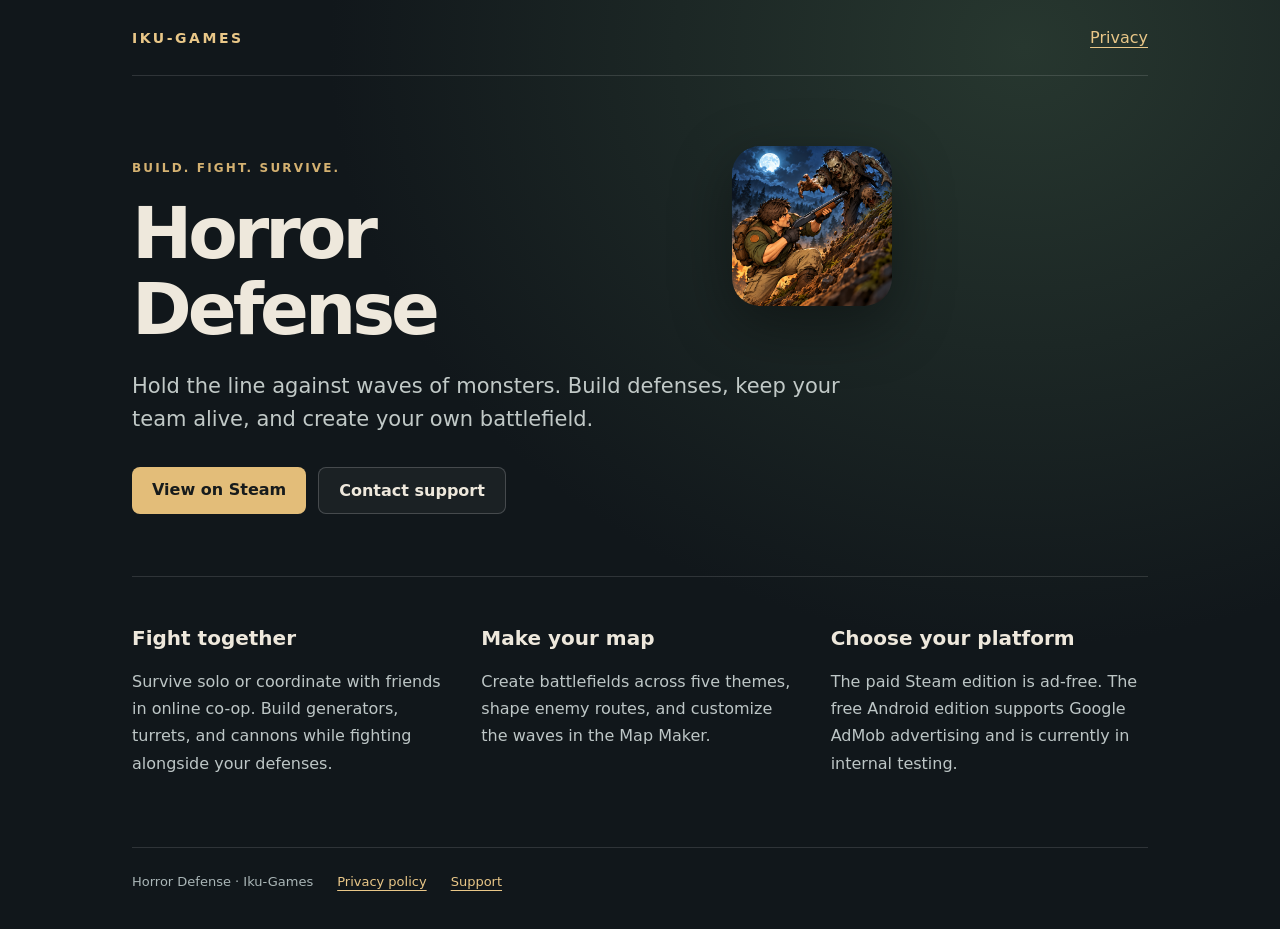
<file: index.html>
<!doctype html>
<html lang="en"><head><meta charset="utf-8"><meta name="viewport" content="width=device-width,initial-scale=1"><title>Horror Defense · Iku-Games</title><link rel="stylesheet" href="style.css"><meta name="google-site-verification" content="vCysdtJMxiytTkp8DNFckX0SCzOuzDeCBU5rNeO6fVM" /></head>
<body><main><header><a href="index.html">IKU-GAMES</a><a href="privacy.html">Privacy</a></header><section class="hero"><img src="icon.png" width="160" height="160" alt="Horror Defense game icon"><p class="eyebrow">BUILD. FIGHT. SURVIVE.</p><h1>Horror Defense</h1><p class="intro">Hold the line against waves of monsters. Build defenses, keep your team alive, and create your own battlefield.</p><div class="actions"><a class="button" href="https://store.steampowered.com/app/5421280/">View on Steam</a><a class="button secondary" href="mailto:jeremyjay121.gamedev@gmail.com">Contact support</a></div></section><section class="details"><article><h2>Fight together</h2><p>Survive solo or coordinate with friends in online co-op. Build generators, turrets, and cannons while fighting alongside your defenses.</p></article><article><h2>Make your map</h2><p>Create battlefields across five themes, shape enemy routes, and customize the waves in the Map Maker.</p></article><article><h2>Choose your platform</h2><p>The paid Steam edition is ad-free. The free Android edition supports Google AdMob advertising and is currently in internal testing.</p></article></section><footer><span>Horror Defense · Iku-Games</span><a href="privacy.html">Privacy policy</a><a href="mailto:jeremyjay121.gamedev@gmail.com">Support</a></footer></main></body></html>
</file>
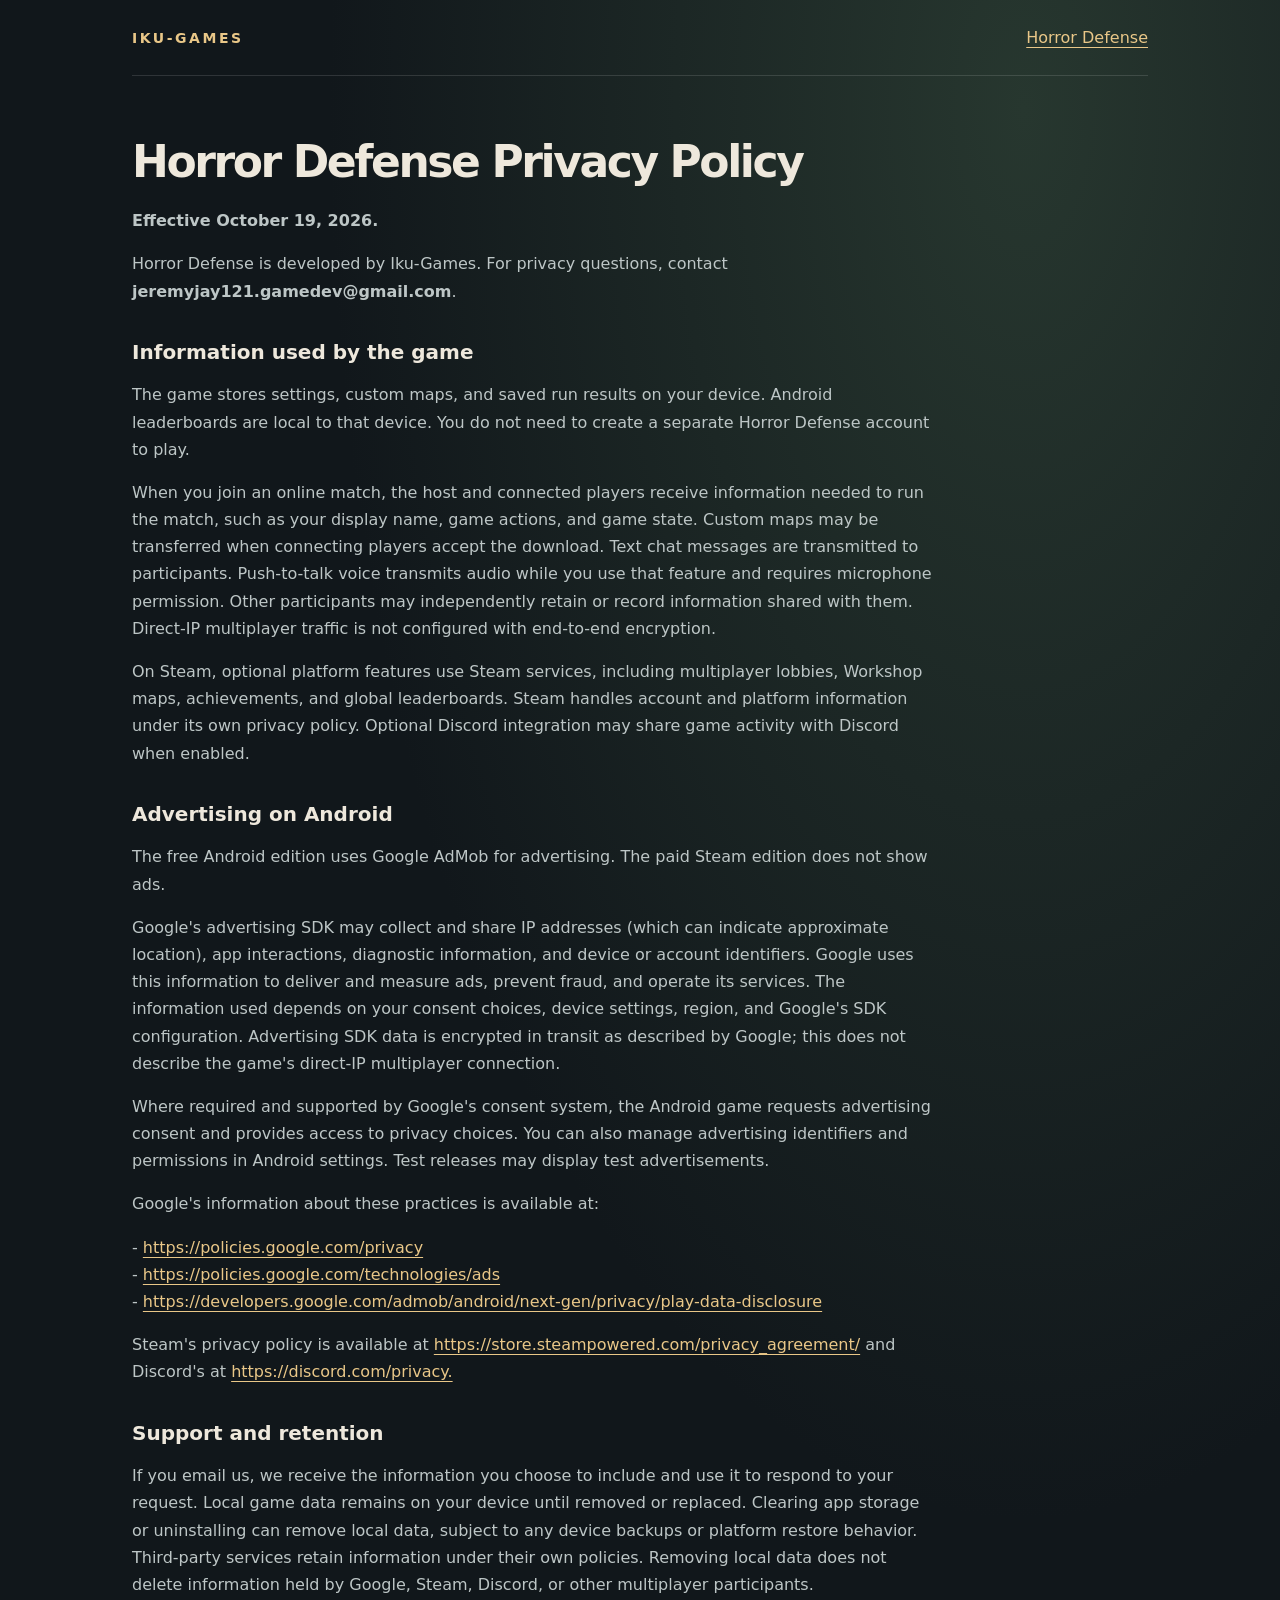
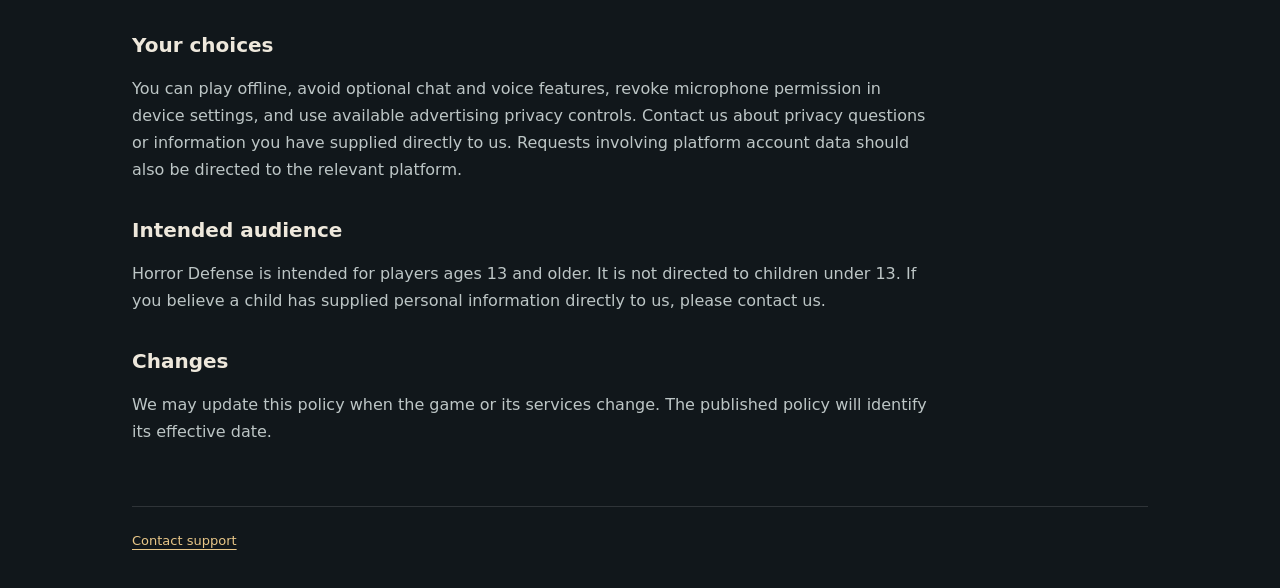
<file: privacy.html>
<!doctype html><html lang="en"><head><meta charset="utf-8"><meta name="viewport" content="width=device-width,initial-scale=1"><title>Horror Defense Privacy Policy</title><link rel="stylesheet" href="style.css"></head><body><main><header><a href="index.html">IKU-GAMES</a><a href="index.html">Horror Defense</a></header><article class="policy"><h1>Horror Defense Privacy Policy</h1><p><strong>Effective October 19, 2026.</strong></p><p>Horror Defense is developed by Iku-Games. For privacy questions, contact <strong>jeremyjay121.gamedev@gmail.com</strong>.</p><h2>Information used by the game</h2><p>The game stores settings, custom maps, and saved run results on your device. Android leaderboards are local to that device. You do not need to create a separate Horror Defense account to play.</p><p>When you join an online match, the host and connected players receive information needed to run the match, such as your display name, game actions, and game state. Custom maps may be transferred when connecting players accept the download. Text chat messages are transmitted to participants. Push-to-talk voice transmits audio while you use that feature and requires microphone permission. Other participants may independently retain or record information shared with them. Direct-IP multiplayer traffic is not configured with end-to-end encryption.</p><p>On Steam, optional platform features use Steam services, including multiplayer lobbies, Workshop maps, achievements, and global leaderboards. Steam handles account and platform information under its own privacy policy. Optional Discord integration may share game activity with Discord when enabled.</p><h2>Advertising on Android</h2><p>The free Android edition uses Google AdMob for advertising. The paid Steam edition does not show ads.</p><p>Google&#x27;s advertising SDK may collect and share IP addresses (which can indicate approximate location), app interactions, diagnostic information, and device or account identifiers. Google uses this information to deliver and measure ads, prevent fraud, and operate its services. The information used depends on your consent choices, device settings, region, and Google&#x27;s SDK configuration. Advertising SDK data is encrypted in transit as described by Google; this does not describe the game&#x27;s direct-IP multiplayer connection.</p><p>Where required and supported by Google&#x27;s consent system, the Android game requests advertising consent and provides access to privacy choices. You can also manage advertising identifiers and permissions in Android settings. Test releases may display test advertisements.</p><p>Google&#x27;s information about these practices is available at:</p><p>- <a href="https://policies.google.com/privacy">https://policies.google.com/privacy</a><br>- <a href="https://policies.google.com/technologies/ads">https://policies.google.com/technologies/ads</a><br>- <a href="https://developers.google.com/admob/android/next-gen/privacy/play-data-disclosure">https://developers.google.com/admob/android/next-gen/privacy/play-data-disclosure</a></p><p>Steam&#x27;s privacy policy is available at <a href="https://store.steampowered.com/privacy_agreement/">https://store.steampowered.com/privacy_agreement/</a> and Discord&#x27;s at <a href="https://discord.com/privacy">https://discord.com/privacy.</a></p><h2>Support and retention</h2><p>If you email us, we receive the information you choose to include and use it to respond to your request. Local game data remains on your device until removed or replaced. Clearing app storage or uninstalling can remove local data, subject to any device backups or platform restore behavior. Third-party services retain information under their own policies. Removing local data does not delete information held by Google, Steam, Discord, or other multiplayer participants.</p><h2>Your choices</h2><p>You can play offline, avoid optional chat and voice features, revoke microphone permission in device settings, and use available advertising privacy controls. Contact us about privacy questions or information you have supplied directly to us. Requests involving platform account data should also be directed to the relevant platform.</p><h2>Intended audience</h2><p>Horror Defense is intended for players ages 13 and older. It is not directed to children under 13. If you believe a child has supplied personal information directly to us, please contact us.</p><h2>Changes</h2><p>We may update this policy when the game or its services change. The published policy will identify its effective date.<br></p></article><footer><a href="mailto:jeremyjay121.gamedev@gmail.com">Contact support</a></footer></main></body></html>
</file>
<file: style.css>
:root{color-scheme:dark;font-family:system-ui,-apple-system,"Segoe UI",sans-serif;color:#eee8dc;background:#11171b}*{box-sizing:border-box}body{margin:0;background:radial-gradient(ellipse at 80% 5%,#27372f 0,transparent 48%)}main{max-width:1080px;margin:auto;padding:0 32px}a{color:#e9c788;text-underline-offset:4px}header{display:flex;justify-content:space-between;align-items:center;padding:28px 0;border-bottom:1px solid #ffffff20}header>a:first-child{font-size:14px;font-weight:800;letter-spacing:.18em;text-decoration:none}.hero{padding:70px 0 62px;max-width:760px}.hero img{border-radius:28px;box-shadow:0 18px 60px #0006;float:right;margin:0 0 24px 36px}.eyebrow{font-size:12px;letter-spacing:.18em;font-weight:700;color:#d4b171}h1{font-size:clamp(42px,7vw,72px);line-height:1.05;letter-spacing:-.055em;margin:18px 0 22px}.intro{font-size:21px;line-height:1.6;color:#c1c9c7}.actions{display:flex;gap:12px;flex-wrap:wrap;margin-top:30px}.button{display:inline-block;padding:13px 20px;background:#e3bd79;color:#171b1c;border-radius:8px;text-decoration:none;font-weight:750}.secondary{background:#ffffff0b;color:#eee8dc;border:1px solid #ffffff30}.details{display:grid;grid-template-columns:repeat(3,1fr);gap:32px;padding:32px 0 54px;border-top:1px solid #ffffff20}h2{font-size:20px;line-height:1.3}p{line-height:1.7;color:#bdc6c6}footer{display:flex;gap:24px;flex-wrap:wrap;border-top:1px solid #ffffff20;padding:26px 0 40px;font-size:13px;color:#aab6b7}.policy{max-width:800px;padding:45px 0}.policy h1{font-size:44px}.policy h2{margin-top:34px}.review-note{border-left:3px solid #e3bd79;padding:12px 20px;background:#ffffff08}@media(max-width:640px){main{padding:0 22px}.hero{padding:42px 0}.hero img{float:none;margin:0 0 20px;width:108px;height:108px;border-radius:20px}.intro{font-size:18px}.details{grid-template-columns:1fr;gap:10px}.policy h1{font-size:36px}}
</file>
